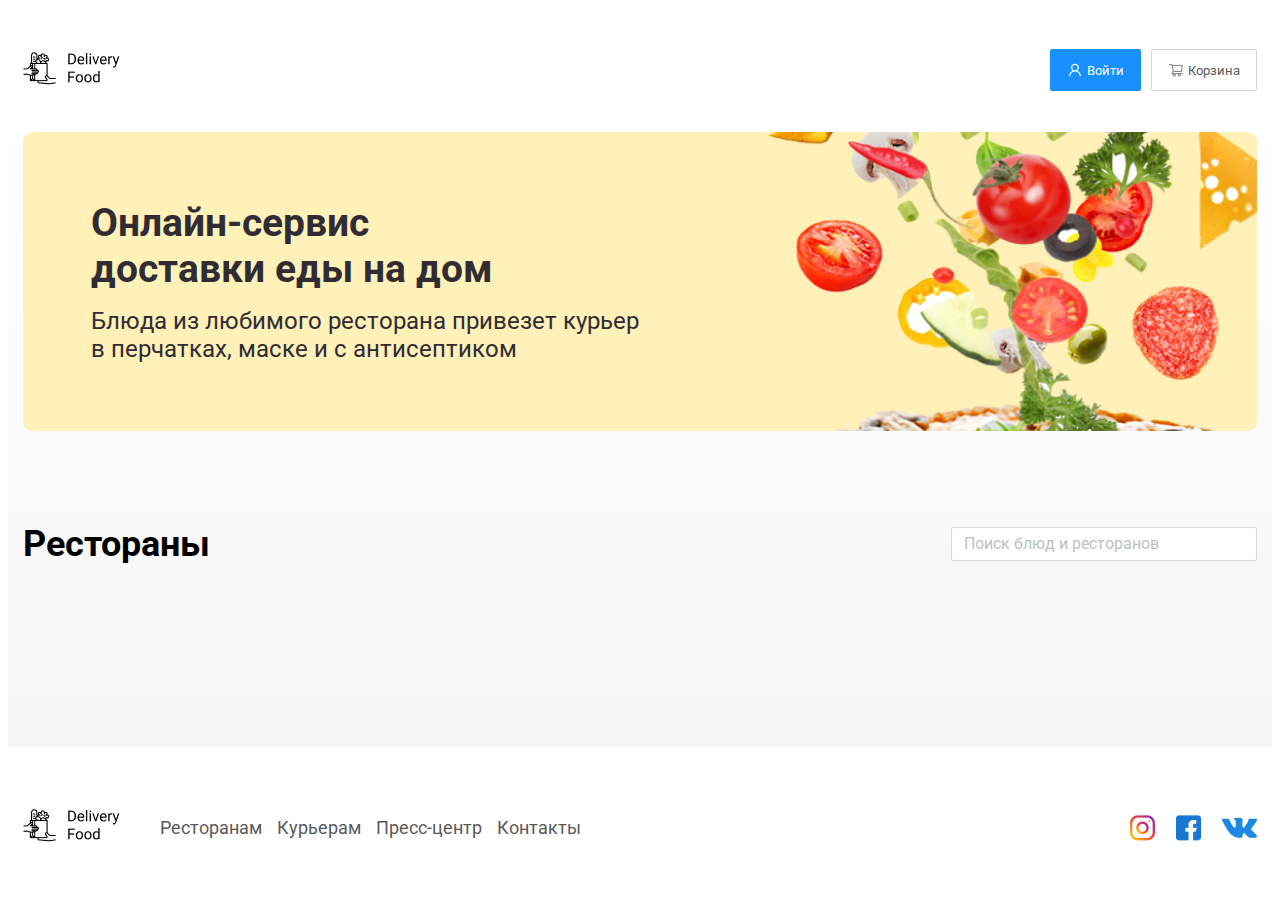
<file: index.html>
<!DOCTYPE html>
<html lang="ru">
<head>
  <meta charset="UTF-8">
  <meta name="viewport" content="width=device-width, initial-scale=1.0">

  <link rel="preconnect" href="https://fonts.googleapis.com">
  <link rel="preconnect" href="https://fonts.gstatic.com" crossorigin>
  <link href="https://fonts.googleapis.com/css2?family=Roboto:wght@400;700&display=swap" rel="stylesheet">

  <link rel="stylesheet" href="styles.css">
  
  <title>Delivery food</title>
</head>
<body>
<div class="page-wrapper">
  <header class="header">
    <div class="container">
    <div class="header-box">
      <div class="header-logo logo">
      <img src="../glo_intensive_project/media/logo.png" alt="logo">
    </div>

      <div class="header-controls">
        <button class="btn btn-primary">
          <img src="../glo_intensive_project/media/icons/user.png" alt="user">Войти
        </button>
        <button class="btn btn-outline">
          <img src="../glo_intensive_project/media/icons/shopping cart.png" alt="shopping cart">Корзина
        </button>
      </div>
    </div>
    </div>
  </header>

  <main class="main">
    <section class="banner">
      <div class="container">
        <div class="banner-item">
          <h2 class="banner-item--title">
            Онлайн-сервис<br>доставки еды на дом
          </h2>
          <p class="banner-item--subtitle">Блюда из любимого ресторана привезет курьер в перчатках, маске и с антисептиком</p>
        </div>
    </div>
    </section>

    <section class="products ">
      <div class="container">
        <div class="products-header">
          <h3 class="products-header--title">
            Рестораны
          </h3>
          <input 
          type="text" 
          class="products-header--search"
          placeholder="Поиск блюд и ресторанов"/>
        </div>
    </div>
    </section>

  </main>

  <footer class="footer">
    <div class="container">
          <div class="footer-box">
            <div class="footer-logo">
              <img src="../glo_intensive_project/media/logo.png" alt="logo">
            </div>
            <div class="footer-nav">
              <ul>
                <li> Ресторанам </li>
                <li>Курьерам</li>
                <li>Пресс-центр</li>
                <li>Контакты</li>
              </ul>
            </div>
              <div class="footer-social">
                <img src="./media/socials/inst.png" alt="Instagram">
                <img src="./media/socials/fb.png" alt="Facebook">
                <img src="./media/socials/vk.png" alt="VKontakte">
              </div>
    </div>
  </div>
  </footer>
</div>

</body>
</html>
</file>
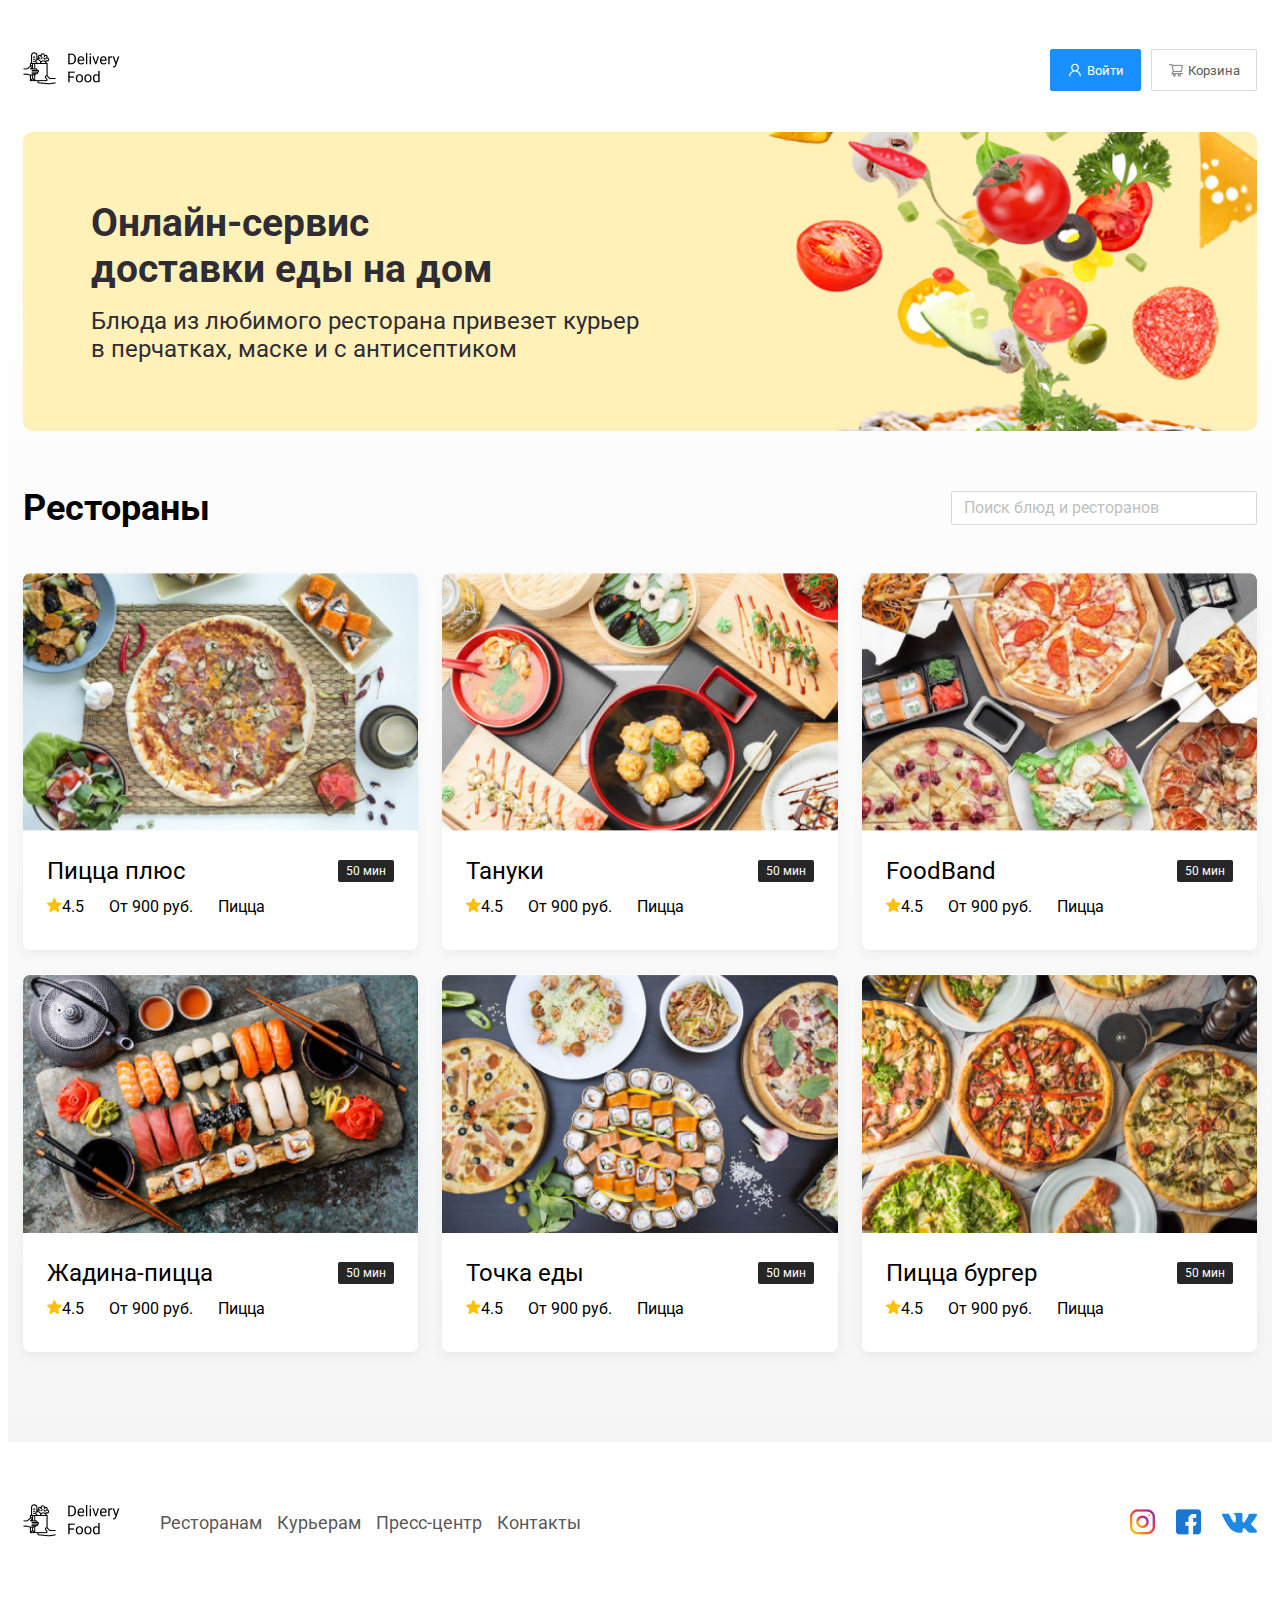
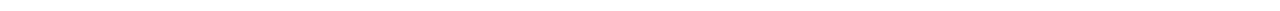
<file: glo_intensive_project/index.html>
<!DOCTYPE html>
<html lang="ru">

<head>
    <meta charset="UTF-8">
    <meta name="viewport" content="width=device-width, initial-scale=1.0">

    <link rel="preconnect" href="https://fonts.googleapis.com">
    <link rel="preconnect" href="https://fonts.gstatic.com" crossorigin>
    <link href="https://fonts.googleapis.com/css2?family=Roboto:wght@400;700&display=swap" rel="stylesheet">

    <link rel="stylesheet" href="styles.css">

    <title>Delivery food</title>
</head>

<body>
    <div class="page-wrapper">
        <header class="header">
            <div class="container">
                <div class="header-box">
                    <div class="header-logo logo">
                        <img src="../glo_intensive_project/media/logo.png" alt="logo">
                    </div>

                    <div class="header-controls">
                        <button class="btn btn-primary">
          <img src="../glo_intensive_project/media/icons/user.png" alt="user">Войти
        </button>
                        <button class="btn btn-outline">
          <img src="../glo_intensive_project/media/icons/shopping cart.png" alt="shopping cart">Корзина
        </button>
                    </div>
                </div>
            </div>
        </header>

        <main class="main">
            <section class="banner">
                <div class="container">
                    <div class="banner-item">
                        <h2 class="banner-item--title">
                            Онлайн-сервис<br>доставки еды на дом
                        </h2>
                        <p class="banner-item--subtitle">Блюда из любимого ресторана привезет курьер в перчатках, маске и с антисептиком</p>
                    </div>
                </div>
            </section>

            <section class="products ">
                <div class="container">
                    <div class="products-header">
                        <h3 class="products-header--title">
                            Рестораны
                        </h3>
                        <input type="text" class="products-header--search" placeholder="Поиск блюд и ресторанов" />
                    </div>

                    <div class="products-wrapper">
                        <div class="products-card">
                            <div class="products-card__image">
                                <img src="./media/rests/pizza plus.jpeg" alt="pizza plus">
                            </div>
                            <div class="products-card__description">
                                <div class="products-card__description-row">
                                    <h4 class="products-card__description--title">Пицца плюс</h4>
                                    <div class="products-card__description--badge">50 мин</div>
                                </div>
                                <div class="products-card__description-row">
                                    <div class="products-card__description-info">
                                        <div class="products-card__description-info--rating">
                                            <img src="./media/icons/star.svg" alt="star">4.5
                                        </div>
                                        <div class="products-card__description-info--price">От 900 руб.</div>
                                        <div class="products-card__description-info--group">Пицца</div>
                                    </div>
                                </div>
                            </div>
                        </div>

                        <div class="products-card">
                            <div class="products-card__image">
                                <img src="./media/rests/tanuki.jpeg" alt="tanuki">
                            </div>
                            <div class="products-card__description">
                                <div class="products-card__description-row">
                                    <h4 class="products-card__description--title">Тануки</h4>
                                    <div class="products-card__description--badge">50 мин</div>
                                </div>
                                <div class="products-card__description-row">
                                    <div class="products-card__description-info">
                                        <div class="products-card__description-info--rating">
                                            <img src="./media/icons/star.svg" alt="star">4.5
                                        </div>
                                        <div class="products-card__description-info--price">От 900 руб.</div>
                                        <div class="products-card__description-info--group">Пицца</div>
                                    </div>
                                </div>
                            </div>
                        </div>


                        <div class="products-card">
                            <div class="products-card__image">
                                <img src="./media/rests/food band.jpeg" alt="food band">
                            </div>
                            <div class="products-card__description">
                                <div class="products-card__description-row">
                                    <h4 class="products-card__description--title">FoodBand</h4>
                                    <div class="products-card__description--badge">50 мин</div>
                                </div>
                                <div class="products-card__description-row">
                                    <div class="products-card__description-info">
                                        <div class="products-card__description-info--rating">
                                            <img src="./media/icons/star.svg" alt="star">4.5
                                        </div>
                                        <div class="products-card__description-info--price">От 900 руб.</div>
                                        <div class="products-card__description-info--group">Пицца</div>
                                    </div>
                                </div>
                            </div>
                        </div>

                        <div class="products-card">
                            <div class="products-card__image">
                                <img src="./media/rests/zhadina pizza.jpeg" alt="zhadina pizza">
                            </div>
                            <div class="products-card__description">
                                <div class="products-card__description-row">
                                    <h4 class="products-card__description--title">Жадина-пицца</h4>
                                    <div class="products-card__description--badge">50 мин</div>
                                </div>
                                <div class="products-card__description-row">
                                    <div class="products-card__description-info">
                                        <div class="products-card__description-info--rating">
                                            <img src="./media/icons/star.svg" alt="star">4.5
                                        </div>
                                        <div class="products-card__description-info--price">От 900 руб.</div>
                                        <div class="products-card__description-info--group">Пицца</div>
                                    </div>
                                </div>
                            </div>
                        </div>

                        <div class="products-card">
                            <div class="products-card__image">
                                <img src="./media/rests/tochka edy.jpeg" alt="tochka edy">
                            </div>
                            <div class="products-card__description">
                                <div class="products-card__description-row">
                                    <h4 class="products-card__description--title">Точка еды</h4>
                                    <div class="products-card__description--badge">50 мин</div>
                                </div>
                                <div class="products-card__description-row">
                                    <div class="products-card__description-info">
                                        <div class="products-card__description-info--rating">
                                            <img src="./media/icons/star.svg" alt="star">4.5
                                        </div>
                                        <div class="products-card__description-info--price">От 900 руб.</div>
                                        <div class="products-card__description-info--group">Пицца</div>
                                    </div>
                                </div>
                            </div>
                        </div>

                        <div class="products-card">
                            <div class="products-card__image">
                                <img src="./media/rests/pizza burger.jpeg" alt="pizza burger">
                            </div>
                            <div class="products-card__description">
                                <div class="products-card__description-row">
                                    <h4 class="products-card__description--title">Пицца бургер</h4>
                                    <div class="products-card__description--badge">50 мин</div>
                                </div>
                                <div class="products-card__description-row">
                                    <div class="products-card__description-info">
                                        <div class="products-card__description-info--rating">
                                            <img src="./media/icons/star.svg" alt="star">4.5
                                        </div>
                                        <div class="products-card__description-info--price">От 900 руб.</div>
                                        <div class="products-card__description-info--group">Пицца</div>
                                    </div>
                                </div>
                            </div>
                        </div>



                    </div>

                </div>
    </div>
    </section>

    </main>

    <footer class="footer">
        <div class="container">
            <div class="footer-box">
                <div class="footer-logo">
                    <img src="../glo_intensive_project/media/logo.png" alt="logo">
                </div>
                <div class="footer-nav">
                    <ul>
                        <li>Ресторанам </li>
                        <li>Курьерам</li>
                        <li>Пресс-центр</li>
                        <li>Контакты</li>
                    </ul>
                </div>
                <div class="footer-social">
                    <img src="./media/socials/inst.png" alt="Instagram">
                    <img src="./media/socials/fb.png" alt="Facebook">
                    <img src="./media/socials/vk.png" alt="VKontakte">
                </div>
            </div>
        </div>
    </footer>
    </div>

</body>

</html>
</file>
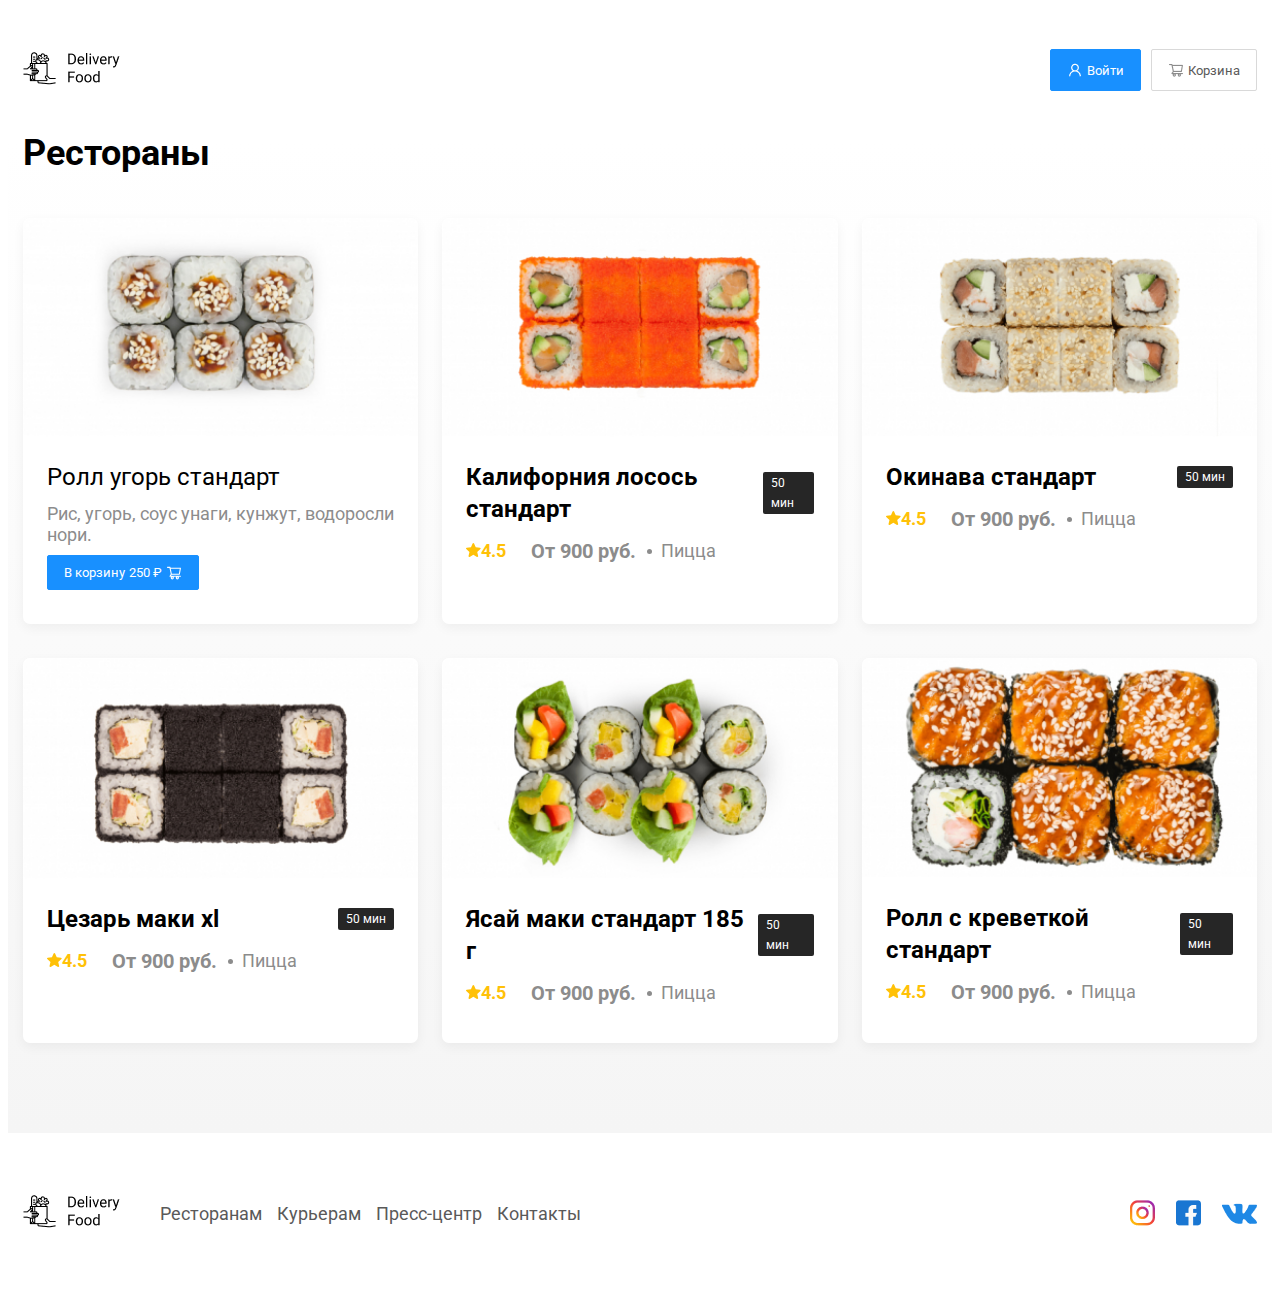
<file: glo_intensive_project/goods.html>
<!DOCTYPE html>
<html lang="ru">

<head>
    <meta charset="UTF-8">
    <meta name="viewport" content="width=device-width, initial-scale=1.0">

    <link rel="preconnect" href="https://fonts.googleapis.com">
    <link rel="preconnect" href="https://fonts.gstatic.com" crossorigin>
    <link href="https://fonts.googleapis.com/css2?family=Roboto:wght@400;700&display=swap" rel="stylesheet">

    <link rel="stylesheet" href="goods.css">

    <title>Delivery food</title>
</head>

<body>
    <div class="page-wrapper">
        <header class="header">
            <div class="container">
                <div class="header-box">
                    <div class="header-logo logo">
                        <img src="../media/logo.png" alt="logo">
                    </div>

                    <div class="header-controls">
                        <button class="btn btn-primary">
        <img src="../media/icons/user.png" alt="user">Войти
        </button>
                        <button class="btn btn-outline">
        <img src="../media/icons/shopping cart.png" alt="shopping cart">Корзина
        </button>
                    </div>
                </div>
            </div>
        </header>

        <main class="main">

            <section class="products ">
                <div class="container">
                    <div class="products-header">
                        <h3 class="products-header--title">
                            Рестораны
                        </h3>


                    </div>

                    <div class="products-wrapper">
                        <div class="products-card">
                            <div class="products-card__image">
                                <img src="./media/goods/meal 1.jpeg" alt="good 1">
                            </div>
                            <div class="products-card__description">
                                <div class="products-card__description-row">
                                    <h5 class="products-card__description--name">Ролл угорь стандарт</h5>
                                </div>
                                <div class="products-card__description-row">
                                    <p class="products-card__description--text">Рис, угорь, соус унаги, кунжут, водоросли нори.</p>
                                </div>
                                <div class="products-card__description--controls">
                                    <button class="btn btn-primary">В корзину
                                        <span class="products-card__description-controls--price">250 ₽</span>
                                        <img src="../media/icons/shopping-cart white.svg" alt="cart">
                                        </button>
                                </div>
                            </div>
                        </div>

                        <div class="products-card">
                            <div class="products-card__image">
                                <img src="./media/goods/meal 2.jpeg" alt="good 2">
                            </div>
                            <div class="products-card__description">
                                <div class="products-card__description-row">
                                    <h4 class="products-card__description--title">Калифорния лосось стандарт</h4>
                                    <div class="products-card__description--badge">50 мин</div>
                                </div>
                                <div class="products-card__description-row">
                                    <div class="products-card__description-info">
                                        <div class="products-card__description-info--rating">
                                            <img src="./media/icons/star.svg" alt="star">4.5
                                        </div>
                                        <div class="products-card__description-info--price">От 900 руб.</div>
                                        <div class="products-card__description-info--group">Пицца</div>
                                    </div>
                                </div>
                            </div>
                        </div>


                        <div class="products-card">
                            <div class="products-card__image">
                                <img src="./media/goods/meal 3.jpeg" alt="good 3">
                            </div>
                            <div class="products-card__description">
                                <div class="products-card__description-row">
                                    <h4 class="products-card__description--title">Окинава стандарт</h4>
                                    <div class="products-card__description--badge">50 мин</div>
                                </div>
                                <div class="products-card__description-row">
                                    <div class="products-card__description-info">
                                        <div class="products-card__description-info--rating">
                                            <img src="./media/icons/star.svg" alt="star">4.5
                                        </div>
                                        <div class="products-card__description-info--price">От 900 руб.</div>
                                        <div class="products-card__description-info--group">Пицца</div>
                                    </div>
                                </div>
                            </div>
                        </div>

                        <div class="products-card">
                            <div class="products-card__image">
                                <img src="./media/goods/meal 4.jpeg" alt="good 4">
                            </div>
                            <div class="products-card__description">
                                <div class="products-card__description-row">
                                    <h4 class="products-card__description--title">Цезарь маки хl</h4>
                                    <div class="products-card__description--badge">50 мин</div>
                                </div>
                                <div class="products-card__description-row">
                                    <div class="products-card__description-info">
                                        <div class="products-card__description-info--rating">
                                            <img src="./media/icons/star.svg" alt="star">4.5
                                        </div>
                                        <div class="products-card__description-info--price">От 900 руб.</div>
                                        <div class="products-card__description-info--group">Пицца</div>
                                    </div>
                                </div>
                            </div>
                        </div>

                        <div class="products-card">
                            <div class="products-card__image">
                                <img src="./media/goods/meal 5.jpeg" alt="good 5">
                            </div>
                            <div class="products-card__description">
                                <div class="products-card__description-row">
                                    <h4 class="products-card__description--title">Ясай маки стандарт 185 г</h4>
                                    <div class="products-card__description--badge">50 мин</div>
                                </div>
                                <div class="products-card__description-row">
                                    <div class="products-card__description-info">
                                        <div class="products-card__description-info--rating">
                                            <img src="./media/icons/star.svg" alt="star">4.5
                                        </div>
                                        <div class="products-card__description-info--price">От 900 руб.</div>
                                        <div class="products-card__description-info--group">Пицца</div>
                                    </div>
                                </div>
                            </div>
                        </div>

                        <div class="products-card">
                            <div class="products-card__image">
                                <img src="./media/goods/meal 6.jpeg" alt="good 6">
                            </div>
                            <div class="products-card__description">
                                <div class="products-card__description-row">
                                    <h4 class="products-card__description--title">Ролл с креветкой стандарт</h4>
                                    <div class="products-card__description--badge">50 мин</div>
                                </div>
                                <div class="products-card__description-row">
                                    <div class="products-card__description-info">
                                        <div class="products-card__description-info--rating">
                                            <img src="./media/icons/star.svg" alt="star">4.5
                                        </div>
                                        <div class="products-card__description-info--price">От 900 руб.</div>
                                        <div class="products-card__description-info--group">Пицца</div>
                                    </div>
                                </div>
                            </div>
                        </div>



                    </div>

                </div>
    </div>
    </section>

    </main>

    <footer class="footer">
        <div class="container">
            <div class="footer-box">
                <div class="footer-logo">
                    <img src="../glo_intensive_project/media/logo.png" alt="logo">
                </div>
                <div class="footer-nav">
                    <ul>
                        <li>Ресторанам </li>
                        <li>Курьерам</li>
                        <li>Пресс-центр</li>
                        <li>Контакты</li>
                    </ul>
                </div>
                <div class="footer-social">
                    <img src="./media/socials/inst.png" alt="Instagram">
                    <img src="./media/socials/fb.png" alt="Facebook">
                    <img src="./media/socials/vk.png" alt="VKontakte">
                </div>
            </div>
        </div>
    </footer>
    </div>

</body>

</html>
</file>
<file: styles.css>
*{
    box-sizing: border-box;
    font-family: Roboto;
    font-style: normal;
    font-weight: 400;
    line-height: normal;
}

.body{
    margin: 0px;
    padding: 0px;
}

.container{
    width: 100%;
    height: 100%;
    margin: 0px auto;
    padding-left: 15px;
    padding-right: 15px ;
}

.page-wrapper{
display: flex;
flex-direction: column;
min-height: 100vh ;
}

.main{
    flex-grow: 1;
    background: linear-gradient(180deg, rgba(245, 245, 245, 0.00) 1.04%, #f5f5f5 100%);
}


.btn{
display: flex;
gap: 4px;
padding: 8px 16px;
align-items: center;
outline: none;
}

.btn-primary{
    border-radius: 2px;
    background: #1890FF;
    border: 1px solid #1890FF;
    color: #fff;
    }
    
    .btn-outline{
    border: 1px solid #D9D9D9;
    border-radius: 2px;
    background:#FFF;
    box-shadow: 0px 0px 2px 0px rgba(0, 0, 0,0.0);
    color: #595959;
    }

.header{
    min-height: 124px;
    align-items: center;
    display: flex;
}

.header-controls{
    display: flex;
    align-items: center;
    justify-content: flex-end;
    gap: 10px ;
}

.header-box{
     height: 100%;
     display: flex;
     align-items: center;
     justify-content: space-between;
}

.main{

}

.logo{
    min-width: 100px;
}
.logo img{
    width: 100%;
}

.footer{
    display: flex;
    align-items: center;
    min-height: 156px;
    padding-top: 60px;
    padding-bottom: 60px;
}

.footer-box {
    height: 100%;
    display: flex;
    flex-wrap: wrap;
    align-items: center;
    justify-content: space-between;
    gap: 36px;
}

.footer-nav{
    flex-grow: 1;
}

.footer-nav ul{
    display: flex;
    align-items: center;
    list-style: none;
    padding: 0px;
    margin: 0px;
    gap: 15px;
    flex-wrap: wrap;
}

.footer-nav ul li{
    font-size: 18px;
    color: #595959;
}

.footer-social{
    display: flex;

    align-items: center;
    justify-content: flex-end;
    gap: 20px;
}

.banner{
margin-bottom: 56px;
}

.banner-item{
    background-image: url(./media/banners/banner.jpeg);
    background-repeat: no-repeat;
    background-size: cover;
    background-position: center right;
    padding: 68px; 
    border-radius: 10px;    
}

.banner-item--title{
    font-weight: 700;
    font-size: 39px;
    color: #302c34;
    max-width: 50%;
    margin-top: 0px;
    margin-bottom: 15px;
}

.banner-item--subtitle{
    font-size: 24px;
    color: #302c34;
    max-width: 50%;
    margin: 0px;
}

.products{

}

.products-header{
    display: flex;
    align-items:center;
    justify-content: space-between;
}

.products-header--title{
    font-weight: 700;
    font-size: 36px;
    color: #000 ;
}

.products-header--search{
border: 1px solid #D9D9D9;
background: #fff;
border-radius: 2px;
min-width: 306px;
height: 34px;
flex-shrink: 0;
padding: 5px 12px;
}



.products-header--search:focus{
    outline: none;
    border: 1px solid #D9D9D9;
}


.products-header--search::placeholder{
    color: #BfBfBf;
    font-size: 16px;
    font-weight: 400;
    line-height: 24px ;
}

@media (max-width: 991px) {
    .banner-item--title{
        max-width: 100%;
    }
    
    .banner-item--subtitle{
        max-width: 100%;
    }
    
}
</file>
<file: glo_intensive_project/styles.css>
*{
    box-sizing: border-box;
    font-family: Roboto;
    font-style: normal;
    font-weight: 400;
    line-height: normal;
}

.body{
    margin: 0px;
    padding: 0px;
}

.container{
    width: 100%;
    height: 100%;
    margin: 0px auto;
    padding-left: 15px;
    padding-right: 15px ;
}

.page-wrapper{
display: flex;
flex-direction: column;
min-height: 100vh ;
}

.main{
    flex-grow: 1;
    background: linear-gradient(180deg, rgba(245, 245, 245, 0.00) 1.04%, #f5f5f5 100%);
}


.btn{
display: flex;
gap: 4px;
padding: 8px 16px;
align-items: center;
outline: none;
}

.btn-primary{
    border-radius: 2px;
    background: #1890FF;
    border: 1px solid #1890FF;
    color: #fff;
    }
    
    .btn-outline{
    border: 1px solid #D9D9D9;
    border-radius: 2px;
    background:#FFF;
    box-shadow: 0px 0px 2px 0px rgba(0, 0, 0,0.0);
    color: #595959;
    }

.header{
    min-height: 124px;
    align-items: center;
    display: flex;
}

.header-controls{
    display: flex;
    align-items: center;
    justify-content: flex-end;
    gap: 10px ;
}

.header-box{
     height: 100%;
     display: flex;
     align-items: center;
     justify-content: space-between;
}

.main{

}

.logo{
    min-width: 100px;
}
.logo img{
    width: 100%;
}

.footer{
    display: flex;
    align-items: center;
    min-height: 156px;
    padding-top: 60px;
    padding-bottom: 60px;
}

.footer-box {
    height: 100%;
    display: flex;
    flex-wrap: wrap;
    align-items: center;
    justify-content: space-between;
    gap: 36px;
}

.footer-nav{
    flex-grow: 1;
}

.footer-nav ul{
    display: flex;
    align-items: center;
    list-style: none;
    padding: 0px;
    margin: 0px;
    gap: 15px;
    flex-wrap: wrap;
}

.footer-nav ul li{
    font-size: 18px;
    color: #595959;
}

.footer-social{
    display: flex;

    align-items: center;
    justify-content: flex-end;
    gap: 20px;
}

.banner{
margin-bottom: 56px;
}

.banner-item{
    background-image: url(./media/banners/banner.jpeg);
    background-repeat: no-repeat;
    background-size: cover;
    background-position: center right;
    padding: 68px; 
    border-radius: 10px;    
}

.banner-item--title{
    font-weight: 700;
    font-size: 39px;
    color: #302c34;
    max-width: 50%;
    margin-top: 0px;
    margin-bottom: 15px;
}

.banner-item--subtitle{
    font-size: 24px;
    color: #302c34;
    max-width: 50%;
    margin: 0px;
}

.products{

}

.products-header{
    display: flex;
    align-items:center;
    justify-content: space-between;
    flex-wrap: wrap;
    gap: 24px;
}

.products-header--title{
    font-weight: 700;
    font-size: 36px;
    color: #000 ;
    margin: 0px;
}

.products-header--search{
border: 1px solid #D9D9D9;
background: #fff;
border-radius: 2px;
min-width: 306px;
height: 34px;
flex-shrink: 0;
padding: 5px 12px;
}



.products-header--search:focus{
    outline: none;
    border: 1px solid #D9D9D9;
}


.products-header--search::placeholder{
    color: #BfBfBf;
    font-size: 16px;
    font-weight: 400;
    line-height: 24px ;
}

.products-wrapper{
    display: flex;
    flex-wrap: wrap;
    gap: 24px;
    margin-top: 44px;
    margin-bottom: 90px;
}

.products-card{
    width: calc((100% - 48px) / 3);
    border-radius: 7px;
    box-shadow: 0 4px 12px 0 rgba(0, 0, 0, 0.05);
    background: #fff;
    overflow: hidden;
}

.products-card__image{
    width: 100%;
}

.products-card__image img {
    width: 100%;
}

.products-card__description{
    padding: 20px 24px 34px 24px;
}

.products-card__description-row{
    display: flex;
    align-items: center;
    justify-content: space-between;
}


.products-card__description-row:not(:last-child){
    margin-bottom: 10px;
}

.products-card__description--title{
font-size: 24px;
line-height: 32px;
color: #000;
margin: 0px;
}

.products-card__description--badge{
    font-size: 12px;
    line-height: 20px;
    color: #fff;
    font-weight: 400;
    border-radius: 2px;
    background: #262626;
    padding: 1px 8px;

}

.products-card__description-info{
display: flex;
align-items: center;
justify-content: flex-start;
gap: 25px;
flex-wrap: wrap;
}



@media (max-width: 991px) {
    .banner-item--title{
        max-width: 100%;
    }
    
    .banner-item--subtitle{
        max-width: 100%;
    } 

    .products-card{
        width: calc((100% - 24px)  / 2);
    }
}


@media (max-width: 576px) {
    .products-card{
        width: 100%;
    }
}
</file>
<file: glo_intensive_project/goods.css>
* {
    box-sizing: border-box;
    font-family: Roboto;
    font-style: normal;
    font-weight: 400;
    line-height: normal;
}

.body {
    margin: 0px;
    padding: 0px;
}

.container {
    width: 100%;
    height: 100%;
    margin: 0px auto;
    padding-left: 15px;
    padding-right: 15px;
}

.page-wrapper {
    display: flex;
    flex-direction: column;
    min-height: 100vh;
}

.main {
    flex-grow: 1;
    background: linear-gradient(180deg, rgba(245, 245, 245, 0.00) 1.04%, #f5f5f5 100%);
}

.btn {
    display: flex;
    gap: 4px;
    padding: 8px 16px;
    align-items: center;
    outline: none;
}

.btn-primary {
    border-radius: 2px;
    background: #1890FF;
    border: 1px solid #1890FF;
    color: #fff;
}

.btn-outline {
    border: 1px solid #D9D9D9;
    border-radius: 2px;
    background: #FFF;
    box-shadow: 0px 0px 2px 0px rgba(0, 0, 0, 0.0);
    color: #595959;
}

.header {
    min-height: 124px;
    align-items: center;
    display: flex;
}

.header-controls {
    display: flex;
    align-items: center;
    justify-content: flex-end;
    gap: 10px;
}

.header-box {
    height: 100%;
    display: flex;
    align-items: center;
    justify-content: space-between;
}

.main {}

.logo {
    min-width: 100px;
}

.logo img {
    width: 100%;
}

.footer {
    display: flex;
    align-items: center;
    min-height: 156px;
    padding-top: 60px;
    padding-bottom: 60px;
}

.footer-box {
    height: 100%;
    display: flex;
    flex-wrap: wrap;
    align-items: center;
    justify-content: space-between;
    gap: 36px;
}

.footer-nav {
    flex-grow: 1;
}

.footer-nav ul {
    display: flex;
    align-items: center;
    list-style: none;
    padding: 0px;
    margin: 0px;
    gap: 15px;
    flex-wrap: wrap;
}

.footer-nav ul li {
    font-size: 18px;
    color: #595959;
}

.footer-social {
    display: flex;
    align-items: center;
    justify-content: flex-end;
    gap: 20px;
}

.banner {
    margin-bottom: 56px;
}

.banner-item {
    background-image: url(./media/banners/banner-image.png);
    background-repeat: no-repeat;
    background-size: contain;
    background-position: center right;
    padding: 68px;
    border-radius: 10px;
    background-color: #FFF1B8;
}

.banner-item--title {
    font-weight: 700;
    font-size: 39px;
    color: #302c34;
    max-width: 50%;
    margin-top: 0px;
    margin-bottom: 15px;
}

.banner-item--subtitle {
    font-size: 24px;
    color: #302c34;
    max-width: 50%;
    margin: 0px;
}

.products {}

.products-header {
    display: flex;
    align-items: center;
    justify-content: space-between;
    flex-wrap: wrap;
    gap: 24px;
}

.products-header--title {
    font-weight: 700;
    font-size: 36px;
    color: #000;
    margin: 0px;
}

.products-header--search {
    border: 1px solid #D9D9D9;
    background: #fff;
    border-radius: 2px;
    min-width: 306px;
    height: 34px;
    flex-shrink: 0;
    padding: 5px 12px;
}

.products-header--search:focus {
    outline: none;
    border: 1px solid #D9D9D9;
}

.products-header--search::placeholder {
    color: #BfBfBf;
    font-size: 16px;
    font-weight: 400;
    line-height: 24px;
}

.products-wrapper {
    display: flex;
    flex-wrap: wrap;
    column-gap: 24px;
    row-gap: 34px;
    margin-top: 44px;
    margin-bottom: 90px;
}

.products-card {
    width: calc((100% - 48px) / 3);
    border-radius: 7px;
    box-shadow: 0 4px 12px 0 rgba(0, 0, 0, 0.05);
    background: #fff;
    overflow: hidden;
}

.products-card__image {
    width: 100%;
}

.products-card__image img {
    width: 100%;
}

.products-card__description {
    padding: 20px 24px 34px 24px;
}

.products-card__description-row {
    display: flex;
    align-items: center;
    justify-content: space-between;
}

.products-card__description-row:not(:last-child) {
    margin-bottom: 10px;
}

.products-card__description--title {
    font-weight: 700;
    font-size: 24px;
    line-height: 32px;
    color: #000;
    margin: 0px;
}

.products-card__description--badge {
    font-size: 12px;
    line-height: 20px;
    color: #fff;
    font-weight: 400;
    border-radius: 2px;
    background: #262626;
    padding: 1px 8px;
}

.products-card__description-info {
    display: flex;
    align-items: center;
    justify-content: flex-start;
    row-gap: 25px;
    flex-wrap: wrap;
    gap: 25px;
}

.products-card__description-info--rating {
    font-weight: 700;
    font-size: 18px;
    line-height: 32px;
    color: #ffc107;
}

.products-card__description-info--price {
    font-weight: 400;
    font-size: 18px;
    line-height: 32px;
    color: #8C8C8C;
}

.products-card__description-info--group {
    font-weight: 400;
    font-size: 18px;
    line-height: 32px;
    color: #8C8C8C;
    position: relative;
}

.products-card__description-info--group::before {
    content: '';
    display: block;
    width: 5px;
    height: 5px;
    border-radius: 50%;
    background-color: #8C8C8C;
    position: absolute;
    left: -14px;
    top: 14px;
}

.products-card__description--name {
    margin: 0px;
    font-weight: 400;
    font-size: 24px;
    line-height: 32px;
    color: #000;
}

.products-card__description--text {
    margin: 0;
    font-weight: 400;
    font-size: 18px;
    line-height: 21px;
    color: #8C8C8C;
}

.products-card__description--controls {
    display: flex;
    flex-wrap: wrap;
    align-items: center;
    justify-content: flex-start;
    row-gap: 30px;
    column-gap: 10px;
}

.products-card__description-info--price {
    font-weight: 700;
    font-size: 20px;
    line-height: 32px;
}

@media (max-width: 991px) {
    .banner-item {
        background-image: none;
    }
    .banner-item--title {
        max-width: 100%;
    }
    .banner-item--subtitle {
        max-width: 100%;
    }
    .products-card {
        width: calc((100% - 24px) / 2);
    }
}

@media (max-width: 768px) {
    .products-card {
        width: 100%;
    }
}
</file>
